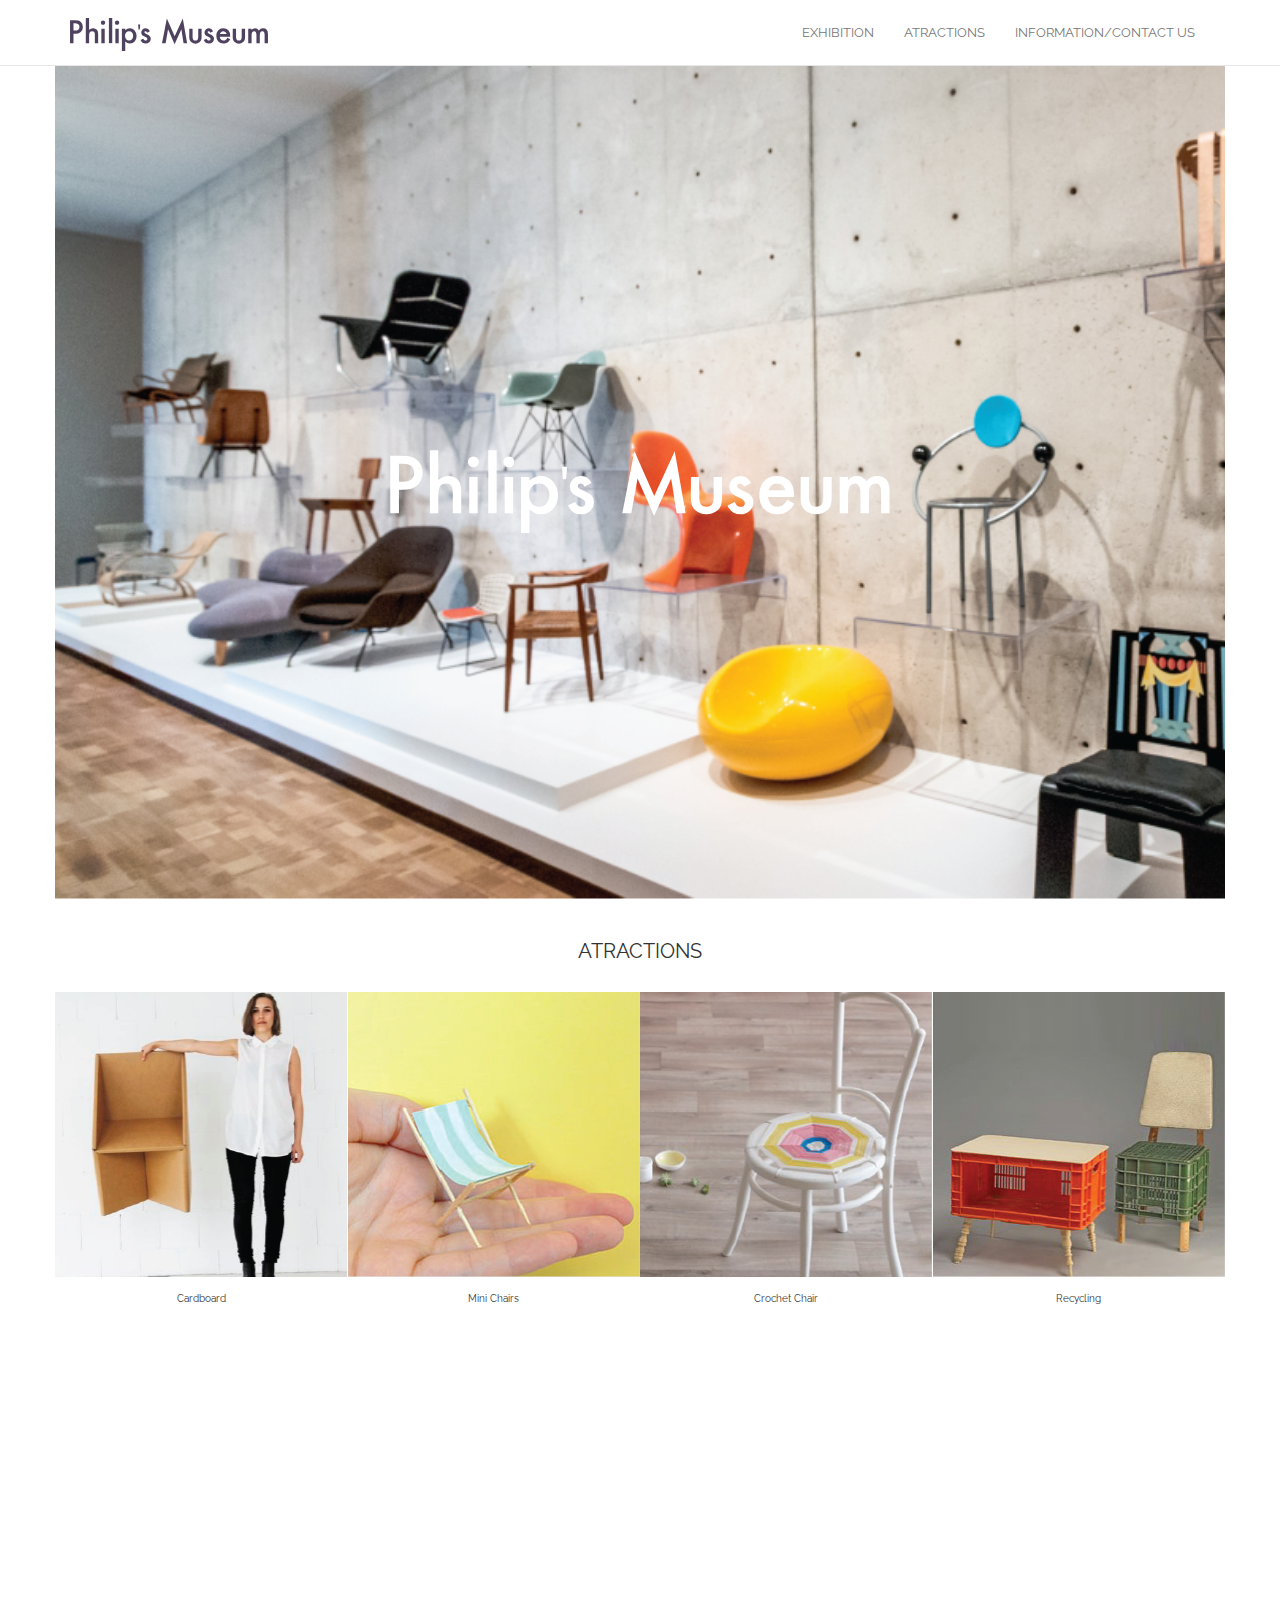
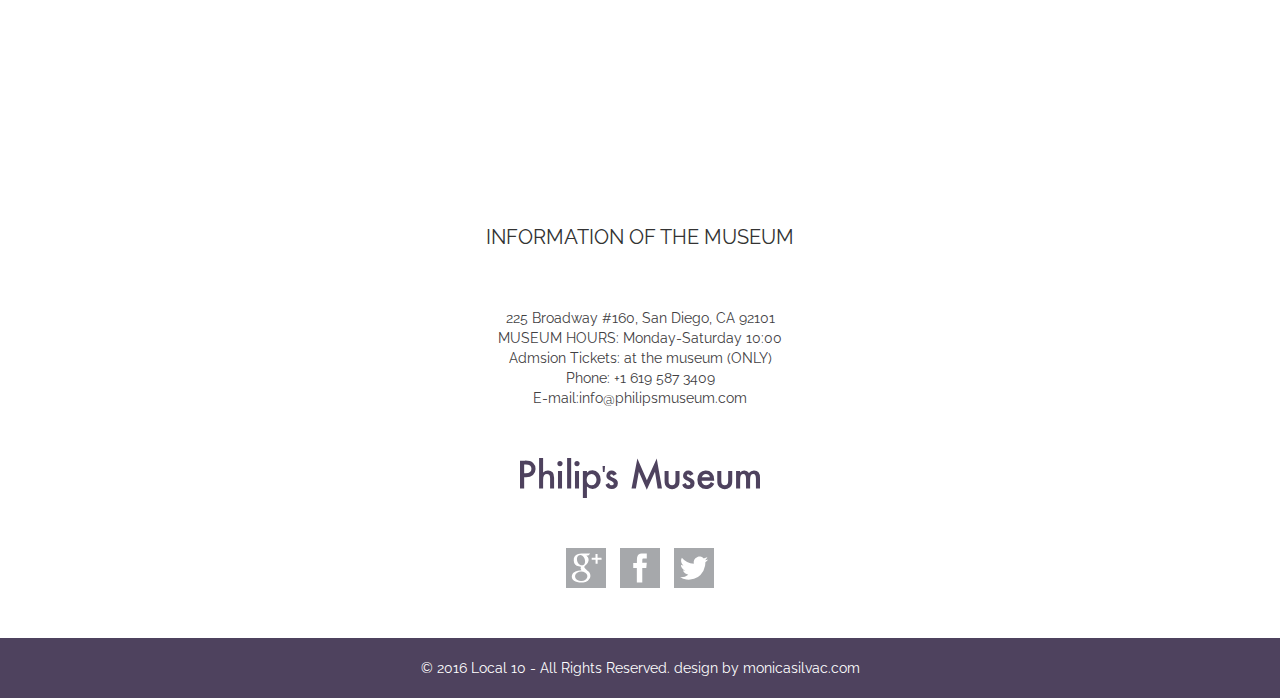
<file: index.html>
<!DOCTYPE html>
<html>
<head>
<meta name="viewport" content="width=device-width, initial-scale=1">
	<title>Phillip's Museum</title>
	<link rel="stylesheet" type="text/css" href="css/style.css">
<!-- 	<link rel="stylesheet" type="text/css" href="css/bootstrap.min.css"> -->
	<link rel="stylesheet" type="text/css" href="css/bootstrap.css">
	<meta charset="UTF-8">
	<!-- <link rel="stylesheet" type="text/css" href="css/bootstrap-theme.min.css"> -->
	<link href='https://fonts.googleapis.com/css?family=Raleway:400,700' rel='stylesheet' type='text/css'>
	<link rel="icon" type="image/png" href="images/favicon-01.png"> <!-- FAVICON -->
	<script type="text/javascript" src="js/jquery.js"></script>
	<script type="text/javascript" src="js/bootstrap.min.js"></script>
</head>
<body>
	 <!-- START CONTAINER -->
		<nav class="navbar navbar-default navbar-fixed-top"> <!-- START NAV -->
		  <div class="container">
		    <!-- Brand and toggle get grouped for better mobile display -->
		    <div class="navbar-header">
		      <button type="button" class="navbar-toggle collapsed" data-toggle="collapse" data-target="#bs-example-navbar-collapse-1" aria-expanded="false">
		        <span class="sr-only">Toggle navigation</span>
		        <span class="icon-bar"></span>
		        <span class="icon-bar"></span>
		        <span class="icon-bar"></span>
		      </button>
		      <a class="navbar-brand" href="index.html"><img src="images/logo.svg" class="logo"></a>
		    </div>

		    <!-- Collect the nav links, forms, and other content for toggling -->
		    <div class="collapse navbar-collapse" id="bs-example-navbar-collapse-1">
		      <ul class="nav navbar-nav ">
		        <li><a href="exhibition.html">EXHIBITION<span class="sr-only">(current)</span></a></li>
		        <li><a href="#">ATRACTIONS</a></li>
		        <li><a href="#">INFORMATION/CONTACT US</a></li>
		      </ul>
		    </div><!-- /.navbar-collapse -->
		  </div><!-- /.container-fluid -->
		</nav> <!-- END NAV -->
		<div class="container">
		<div class="row">
			<div class="col-md-12 box logo-white-box">
				<div class="famous-chairs">
					<img src="images/white_logo-01.svg" class="logo-white">
				</div>
				
			</div>
		</div>
		<div class="row"> <!-- START EXHIBITIONS -->
			<div class="col-md-12">
				<h2 class="title">ATRACTIONS</h2>
			</div>
		</div> <!-- END EXHIBITIONS -->
		<div class="row rowExhibitions">
			<div class="col-xs-6 col-sm-6 col-md-3 imagen images-atractions">
				<img src="images/cardboard-01-01.png" class="img-responsive visible-lg visible-md">
				<img src="images/atractions/chairs-01.png" class="img-responsive visible-sm visible-xs">
				<p class="chair-name">Cardboard</p>
			</div>
			<div class=" col-xs-6 col-sm-6 col-md-3 imagen images-atractions">
				<img src="images/miniChair-01-01-01.png" class="img-responsive visible-lg visible-md">
				<img src="images/atractions/chairs-02.png" class="img-responsive visible-sm visible-xs">
				<p class="chair-name">Mini Chairs</p>
			</div>
			<div class="col-xs-6 col-sm-6 col-md-3 imagen images-atractions">
				<img src="images/tejida-01-01.png" class="img-responsive visible-lg visible-md">
				<img src="images/atractions/chairs-03.png" class="img-responsive visible-sm visible-xs">
				<p class="chair-name">Crochet Chair</p>
			</div>
			<div class="col-xs-6 col-sm-6 col-md-3 imagen images-atractions">
				<img src="images/recycle-01-01.png" class="img-responsive visible-lg visible-md">
				<img src="images/atractions/chairs-04.png" class="img-responsive visible-sm visible-xs">
				<p class="chair-name">Recycling</p>
			</div>
		</div>
		<!-- START PARALLAX -->
		<div class="row"> 
			<!-- <div class="col-md-12"> -->
				<section id="intro" data-speed="6" data-type="background">
					<div class="col-md-12">
						<p class="parallax-text">"IT'S MUCH</p>
						<p class="parallax-text">EASIER SITTING</p>
						<p class="parallax-text">DOWN IN THE CHAIR"</p>
						<p class="parallax-author">Brooks Robinson</p>
				    </div>
				</section>
			<!-- </div> -->
		</div>
		<!-- END PARALLAX -->
		<!-- <div class="row">
			<div style="height:400px;">
				hola
			</div>
		</div> -->
		<div class="row"> <!-- INFORMATION OF THE MUSEUM -->
			<div class="col-xs-12 col-sm-12 col-md-12">
				<h2 class="title">INFORMATION OF THE MUSEUM</h2>
				<div class="info-museum">
					<p class="text-museum">225 Broadway #160, San Diego, CA 92101
					</p>
					<p class="text-museum">MUSEUM HOURS: Monday-Saturday 10:00</p>
					<p class="text-museum">Admsion Tickets: at the museum (ONLY)</p>
					<p class="text-museum">Phone: +1 619 587 3409</p>
					<p class="text-museum">E-mail:info@philipsmuseum.com</p>
				</div>
				<div class="row row-logo">
					<img class="logo-south" src="images/logo.svg">
				</div>
				<div class="row row-logo">
					<a href="#"><img src="images/social-media-01.svg" class="social-media"></a>
					<a href="#"><img src="images/social-media-02.svg" class="social-media"></a>
					<a href="#"><img src="images/social-media-03.svg" class="social-media"></a>
				</div>
			</div>
			<!-- <div class="row row-logo">
				<div class="col-xs-12 col-sm-12 col-md-12">
					<a href="#"><img src="images/social-media-01.svg" class="social-media"></a>
					<a href="#"><img src="images/social-media-02.svg" class="social-media"></a>
					<a href="#"><img src="images/social-media-03.svg" class="social-media"></a>
				</div> -->
				
			</div>
		</div> <!-- INFORMATION OF THE MUSEUM -->
	</div> <!-- END CONTAINER -->
	<footer> <!-- START FOOTER -->
		<div class=" text-footer">
			<div class="col-lg-12">
				<p>© 2016 Local 10 - All Rights Reserved. design by <a href="http://monicasilvac.com/" class="text-footer-link">monicasilvac.com</a></p>
			</div>
		</div>
	</footer> <!-- END FOOTER -->
	<!-- START SCRIPTS -->
<!-- 	<script type="text/javascript" src="js/npm.js"></script> -->
	<script type="text/javascript">
		$(document).ready(function(){
   // cache the window object
   $window = $(window);

   $('section[data-type="background"]').each(function(){
     // declare the variable to affect the defined data-type
     var $scroll = $(this);
                    
      $(window).scroll(function() {
		// HTML5 proves useful for helping with creating JS functions!
		// also, negative value because we're scrolling upwards								
		var yPos = -($window.scrollTop() / $scroll.data('speed')); 
		
		// background position
		var coords = ''+ yPos + '';

		// move the background
		$scroll.css({ backgroundPosition: coords });	
      }); // end window scroll
   });	// end section function
}); // close out script
	</script>
</body>
</html>
</file>
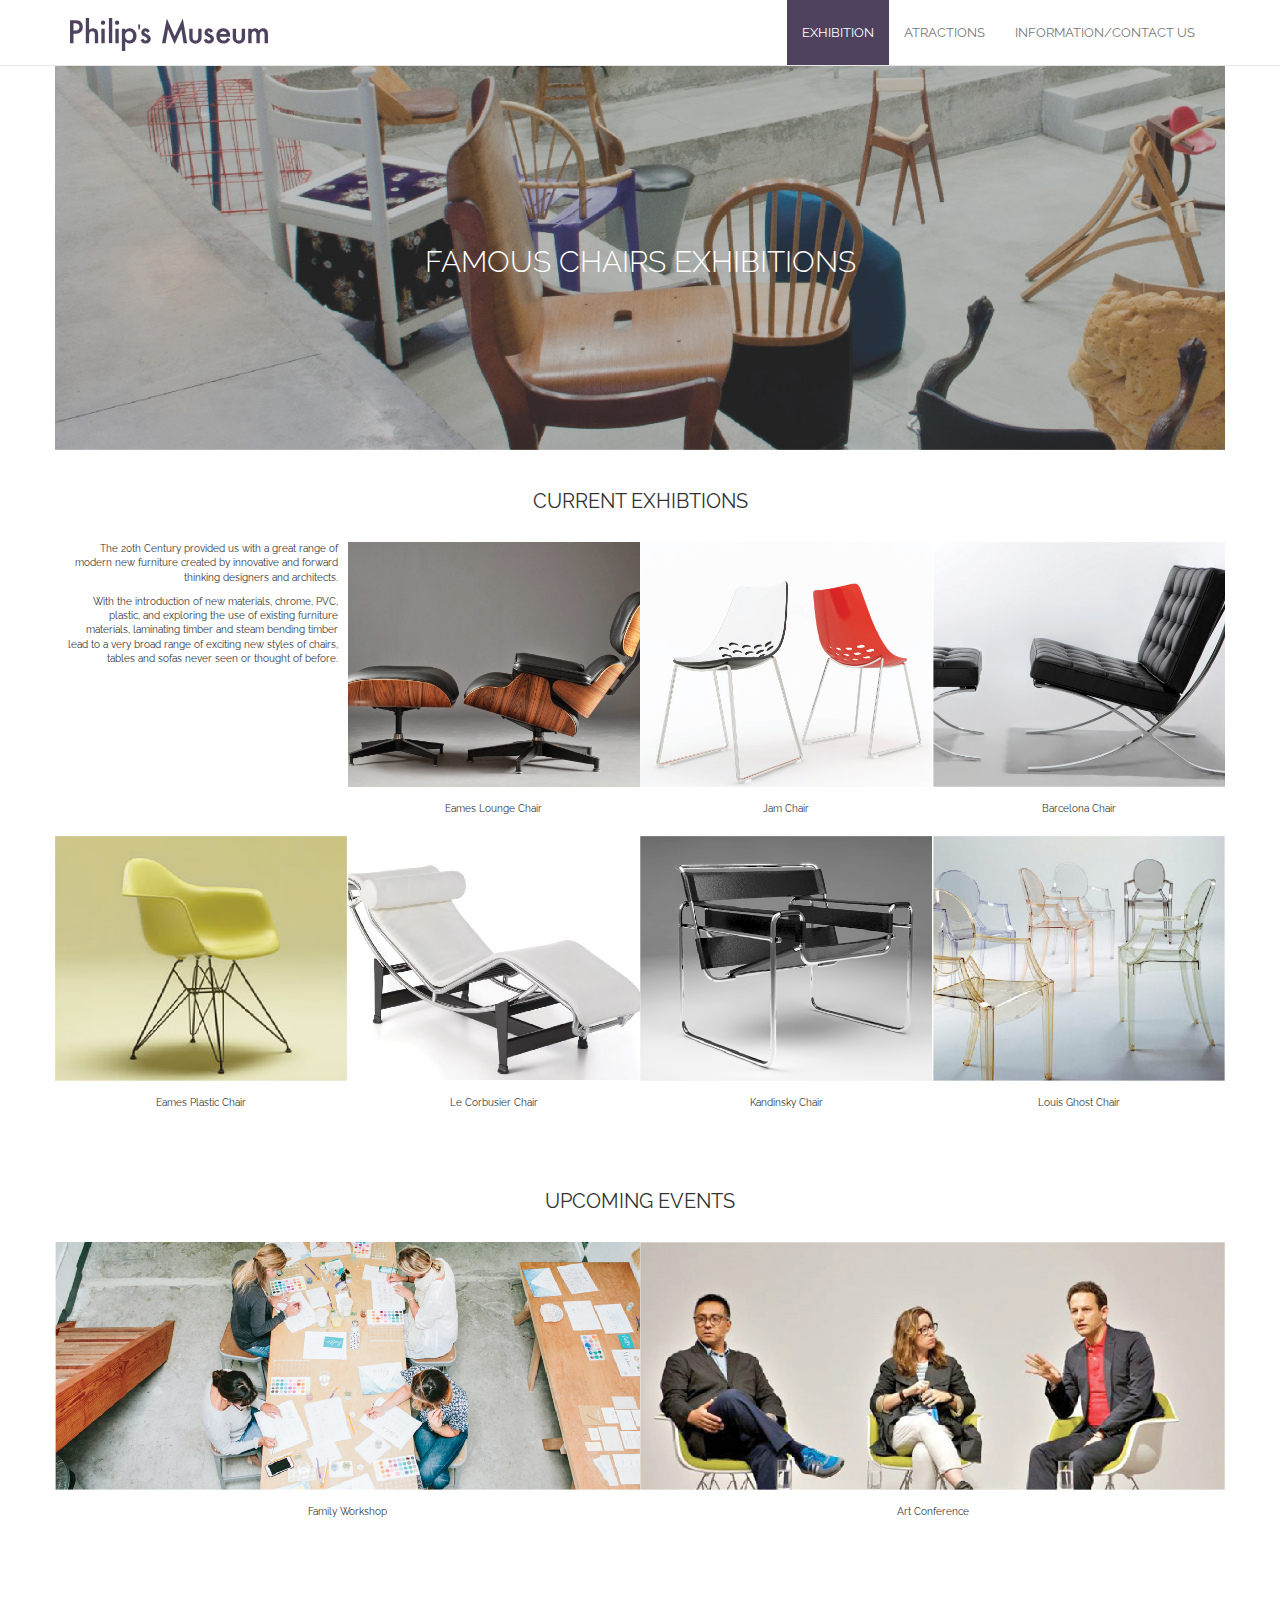
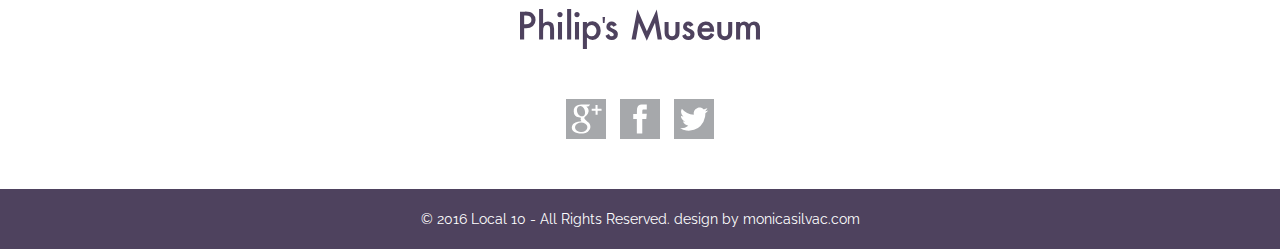
<file: exhibition.html>
<!DOCTYPE html>
<html>
<head>
	<meta name="viewport" content="width=device-width, initial-scale=1">
	<title>Phillip's Museum</title>
	<link rel="stylesheet" type="text/css" href="css/style.css">
	<link rel="stylesheet" type="text/css" href="css/bootstrap.min.css">
	<link rel="stylesheet" type="text/css" href="css/bootstrap.css">
	<meta charset="UTF-8">
<!-- 	<link rel="stylesheet" type="text/css" href="css/bootstrap-theme.min.css"> -->
	<link href='https://fonts.googleapis.com/css?family=Raleway:300,400,700' rel='stylesheet' type='text/css'>
	<link rel="icon" type="image/png" href="images/favicon-01.png"> <!-- FAVICON -->
	<!-- <script type="text/javascript" src="js/npm.js"></script> -->
	<script type="text/javascript" src="js/jquery.js"></script>
	<script type="text/javascript" src="js/bootstrap.min.js"></script>
	
</head>
<body>
	<div class="container"> <!-- START CONTAINER -->
		<nav class="navbar navbar-default navbar-fixed-top"> <!-- START NAV -->
		  <div class="container">
		    <!-- Brand and toggle get grouped for better mobile display -->
		    <div class="navbar-header">
		      <button type="button" class="navbar-toggle collapsed" data-toggle="collapse" data-target="#bs-example-navbar-collapse-1" aria-expanded="false">
		        <span class="sr-only">Toggle navigation</span>
		        <span class="icon-bar"></span>
		        <span class="icon-bar"></span>
		        <span class="icon-bar"></span>
		      </button>
		      <a class="navbar-brand" href="index.html"><img src="images/logo.svg" class="logo"></a>
		    </div>

		    <!-- Collect the nav links, forms, and other content for toggling -->
		    <div class="collapse navbar-collapse" id="bs-example-navbar-collapse-1">
		      <ul class="nav navbar-nav ">
		        <li class="active"><a href="exhibition.html">EXHIBITION<span class="sr-only">(current)</span></a></li>
		        <li><a href="#">ATRACTIONS</a></li>
		        <li><a href="#">INFORMATION/CONTACT US</a></li>
		      </ul>
		    </div><!-- /.navbar-collapse -->
		  </div><!-- /.container-fluid -->
		</nav> <!-- END NAV -->
		<div class="row">
			<div class="col-md-12 box-exhibition logo-white-box">
				<div style="">
					<div class="famous-chairs">
						<h2 class="text-exhibition">FAMOUS CHAIRS EXHIBITIONS</h2>
					</div>
				</div>
				
				
			</div>
		</div>
		<div class="row"> <!-- START EXHIBITIONS -->
			<div class="col-md-12">
				<h2 class="title">CURRENT EXHIBTIONS</h2>
			</div>
		</div> <!-- END EXHIBITIONS -->
		<div class="row row-chairs">
			<div class=" col-xs-6 col-sm-6 col-md-3 imagen col-text">
				<p class="paragraph-exhibition">The 20th Century provided us with a great range of modern new furniture created by innovative and forward thinking designers and architects.</p>
				<p class="paragraph-exhibition">With the introduction of new materials, chrome, PVC, plastic, and exploring the use of existing furniture materials, laminating timber and steam bending timber lead to a very broad range of exciting new styles of chairs, tables and sofas never seen or thought of before.</p>
			</div>
			<div class="col-xs-6 col-sm-6 col-md-3 imagen">
				<img src="images/exhibition/chairs-01.jpg" class="img-responsive visible-lg visible-md">
				<img src="images/exhibition/chairs-sm-1.jpg" class="img-responsive visible-sm visible-xs">
				<p class="chair-name">Eames Lounge Chair</p>
			</div>
			<div class="col-xs-6 col-sm-6 col-md-3 imagen">
				<img src="images/exhibition/chairs-02.jpg" class="img-responsive visible-lg visible-md">
				<img src="images/exhibition/chairs-sm-2.jpg" class="img-responsive visible-sm visible-xs">
				<p class="chair-name">Jam Chair</p>
			</div>
			<div class="col-xs-6 col-sm-6 col-md-3 imagen">
				<img src="images/exhibition/chairs-03.jpg" class="img-responsive visible-lg visible-md">
				<img src="images/exhibition/chairs-sm-3.jpg" class="img-responsive visible-sm visible-xs">
				<p class="chair-name">Barcelona Chair</p>
			</div>
			<div class="col-xs-6 col-sm-6 col-md-3 imagen">
				<img src="images/exhibition/chairs-04.jpg" class="img-responsive visible-lg visible-md">
				<img src="images/exhibition/chairs-sm-4.jpg" class="img-responsive visible-sm visible-xs">
				<p class="chair-name">Eames Plastic Chair</p>
			</div>
			<div class="col-xs-6 col-sm-6 col-md-3 imagen">
				<img src="images/exhibition/chairs-05.jpg" class="img-responsive visible-lg visible-md">
				<img src="images/exhibition/chairs-sm-5.jpg" class="img-responsive visible-sm visible-xs">
				<p class="chair-name">Le Corbusier Chair</p>
			</div>
			<div class="col-xs-6 col-sm-6 col-md-3 imagen">
				<img src="images/exhibition/chairs-06.jpg" class="img-responsive visible-lg visible-md">
				<img src="images/exhibition/chairs-sm-6.jpg" class="img-responsive visible-sm visible-xs">
				<p class="chair-name">Kandinsky Chair</p>
			</div>
			<div class="col-xs-6 col-sm-6 col-md-3 imagen">
				<img src="images/exhibition/chairs-07.jpg" class="img-responsive visible-lg visible-md lastimage">
				<img src="images/exhibition/chairs-sm-7.jpg" class="img-responsive visible-sm visible-xs" id="lastimage-image">
				<p class="chair-name lastimage">Louis Ghost Chair</p>
			</div>
		</div>
		<div class="row"> <!-- START UPCOMING EVENTS -->
			<div class="col-md-12">
				<h2 class="title">UPCOMING EVENTS</h2>
			</div>
		</div>
		<div class="row row-chairs">
			<div class="col-xs-6 col-sm-6 col-md-6 imagen">
				<img src="images/exhibition/events-01.jpg" class="img-responsive">
				<p class="chair-name">Family Workshop</p>
			</div>
			<div class="col-xs-6 col-sm-6 col-md-6 imagen">
				<img src="images/exhibition/events-02.jpg" class="img-responsive">
				<p class="chair-name">Art Conference</p>
			</div>
		</div>			
				<div class="row row-logo"> <!-- INFORMATION OF THE MUSEUM -->
					<img class="logo-south" src="images/logo.svg">
				</div>
			<div class="row row-logo">
				<a href="#"><img src="images/social-media-01.svg" class="social-media"></a>
				<a href="#"><img src="images/social-media-02.svg" class="social-media"></a>
				<a href="#"><img src="images/social-media-03.svg" class="social-media"></a>
			</div>
		</div> <!-- INFORMATION OF THE MUSEUM -->
	</div> <!-- END CONTAINER -->
	<footer> <!-- START FOOTER -->
		<div class=" text-footer">
			<div class="col-lg-12">
				<p>© 2016 Local 10 - All Rights Reserved. design by <a href="http://monicasilvac.com/" class="text-footer-link">monicasilvac.com</a></p>
			</div>
		</div>
	</footer> <!-- END FOOTER -->
	<!-- START SCRIPTS -->
	
	<script type="text/javascript">
		$(document).ready(function(){
   // cache the window object
   $window = $(window);

   $('section[data-type="background"]').each(function(){
     // declare the variable to affect the defined data-type
     var $scroll = $(this);
                    
      $(window).scroll(function() {
		// HTML5 proves useful for helping with creating JS functions!
		// also, negative value because we're scrolling upwards								
		var yPos = -($window.scrollTop() / $scroll.data('speed')); 
		
		// background position
		var coords = '50% '+ yPos + '40%';

		// move the background
		$scroll.css({ backgroundPosition: coords });	
      }); // end window scroll
   });	// end section function
}); // close out script
	</script>
</body>
</html>
</file>
<file: css/style.css>
body{
	font-family: 'Raleway', sans-serif;
}

ul{
	float: right !important;
}

.logo{
	width: 198px;
	padding-top: 3px;
}

.navbar-default .navbar-toggle .icon-bar{
	background-color: #4E425E !important;
}

.navbar-toggle{
	margin-top: 13px !important;
}

.navbar-nav > li > a {
	padding-top:14px !important; 
	padding-bottom:5px !important;
	font-family: 'Raleway', sans-serif;
	font-weight: 400;
	font-size: 13px;
}

.navbar-default .navbar-nav > .active > a, .navbar-default .navbar-nav > .active > a:hover, .navbar-default .navbar-nav > .active > a:focus {
    color: white !important;
    background-color: #4E425E !important;
}

.navbar-default {
  background-color:black !important;
 }

.navbar {
	min-height:65px !important;
}

.navbar-nav > li > a {
    padding-top:23px !important;
    padding-bottom: 0px;
    min-height: 65px;
}

.nav .navbar-nav{
	float: right!important;
}

li{
	min-height:65px !important;
}

/*END NAVIGATION*/
/*START BOX*/
.box{
	width: 100%;
	height: 100vh;
	background-image: url(../images/background-01.png);
	background-size: cover;
}

/*END BOX*/
/*START ATRACTIONS*/

.title{
	text-align: center;
	font-family: 'Raleway', sans-serif;
	font-weight: 400;
	font-size: 20px;
	padding-top: 20px;

}

.imagen{
  	padding-right:0 !important;
  	padding-left:0 !important;
}

.rowExhibitions{
	padding-top: 20px;
	padding-bottom: 60px;
}




#intro { 
	background: url(../images/parallax.jpg)  0 fixed; 
	background-position: top;
	background-repeat: repeat-y;
	height: 400px; 
	background-size: 100%;
	/*background-position: top;*/
	/*margin-top: 60px;*/ 
	margin: 0 auto; 
	width: 100%; 
	position: relative; 
	padding-top:90px;
	padding-left: 100px;
	background-size: cover;
	color: white
	padding-right:0 !important;
  	padding-left:0 !important;

}

.parallax-text{
	color: white;
	font-family: 'Raleway', sans-serif !important;
	font-weight: 400;
	font-size: 50px;
	padding-left: 100px;
}
.parallax-author{
	color: white;
	font-family: 'Raleway', sans-serif !important;
	font-weight: 400;
	font-size: 15px;
	padding-right:100px;
	float: right;
}

/*INFO MUSEUM*/

.info-museum{
	text-align: center;
	padding-top: 50px;
}

.text-museum{
	margin-bottom: 0px;
	font-family: 'Raleway', sans-serif !important;
	font-weight: 400;
	color:#414042;
}

.logo-south{
	width: 240px;
	
}

.row-logo{
	margin:50px auto;
	text-align: center;

}

.social-media{
	width: 50px;
	padding: 0 5px;
}

footer{
	background-color: #4E425E;
	height: 60px;
}

.text-footer{
	text-align: center; 
	color: white;
	background-color: #4E425E;
	font-family: 'Raleway', sans-serif !important;
	font-weight: 400;
	padding-top: 20px;
}

.text-footer-link{
	text-align: center;
	color: white;
	font-family: 'Raleway', sans-serif !important;
	font-weight: 400;
	padding-top: 20px;
}
.text-footer-link:hover{
	text-align: center;
	color: white;
	font-family: 'Raleway', sans-serif !important;
	font-weight: 700;
	padding-top: 20px;
}

.logo-white{
	width: 500px;
}

.logo-white-box{
	margin: 0 auto;
	text-align: center;
	padding-left: 0 !important;
}

/*EXHIBTION PAGE*/

.box-exhibition{
	width: 100%;
	height: 50vh;
	background-image: url(../images/exhibition-top-01.jpg);
	background-size: cover;
}

.famous-chairs{
	position: absolute;
	width: 100%;
	height: 50px;
	text-align: center;
	top: 50%;
	padding: 0 20px;
}

.text-exhibition{
	color: white;
	font-family: 'Raleway', sans-serif;
	font-weight: 300;
}

.paragraph-exhibition{
	font-family: 'Raleway', sans-serif;
	font-weight: 400;
	font-size: 10px;
	text-align: right;
	padding: 0 10px;
}

.chair-name{
	font-family: 'Raleway', sans-serif;
	font-weight: 400;
	font-size: 10px;
	text-align: center;
	padding: 15px 10px 10px 10px;
}

.row-chairs{
	padding-top: 20px;
	padding-bottom: 20px;
}

/*MEDIA QUERIES*/

@media only screen and (max-width: 991px) {
    .logo-white{
	width: 450px;
	}
}

@media only screen and (max-width: 767px) {
	ul{
		float: none!important;
	}
	li{
		text-align: center;
	}
}

@media only screen and (max-width: 740px) {
    .parallax-text{
    	font-size: 40px;
    	padding-left: 50px;
    }
    .parallax-author{
    	padding-right: 50px;
    }

    #intro{
    	padding-top: 15% !important;
    }
}


@media only screen and (max-width: 620px) {
	#intro{
    	padding-top: 18% !important;
    }
}

@media only screen and (max-width: 600px) {
    .logo-white{
		width: 450px;
	}

@media only screen and (max-width: 544px) {
	.col-text{
		width: 100% !important;
	}
	.paragraph-exhibition{
 		text-align: center;
 	}
}

@media only screen and (min-width: 420px) and (max-width: 544px){
 	#lastimage-image{
 		display: none!important;
 	}
 	.lastimage{
		display: none!important;
 	}

}

@media only screen and (max-width: 491px) {
	#intro{
    	padding-top: 14% !important;
    }
    .logo-white{
		width: 350px;
	}
	.text-footer{
		font-size: 12px;
	}
}

@media only screen and (max-width: 419px) {
	.col-xs-6{
		width: 100% !important;
	}
}

@media only screen and (max-width: 400px) {
    .images-atractions {
        width: 100% !important;
    }
    .logo-white{
    	width: 270px;
    }
    .parallax-text{
    	font-size: 30px;
    }

    #intro{
    	padding-top: 25% !important;
    }
    .text-footer{
    	padding-bottom: 20px;
    }
}

@media only screen and (max-width: 375px) {
	.text-exhibition{
		font-size: 20px;
	}
}
</file>
